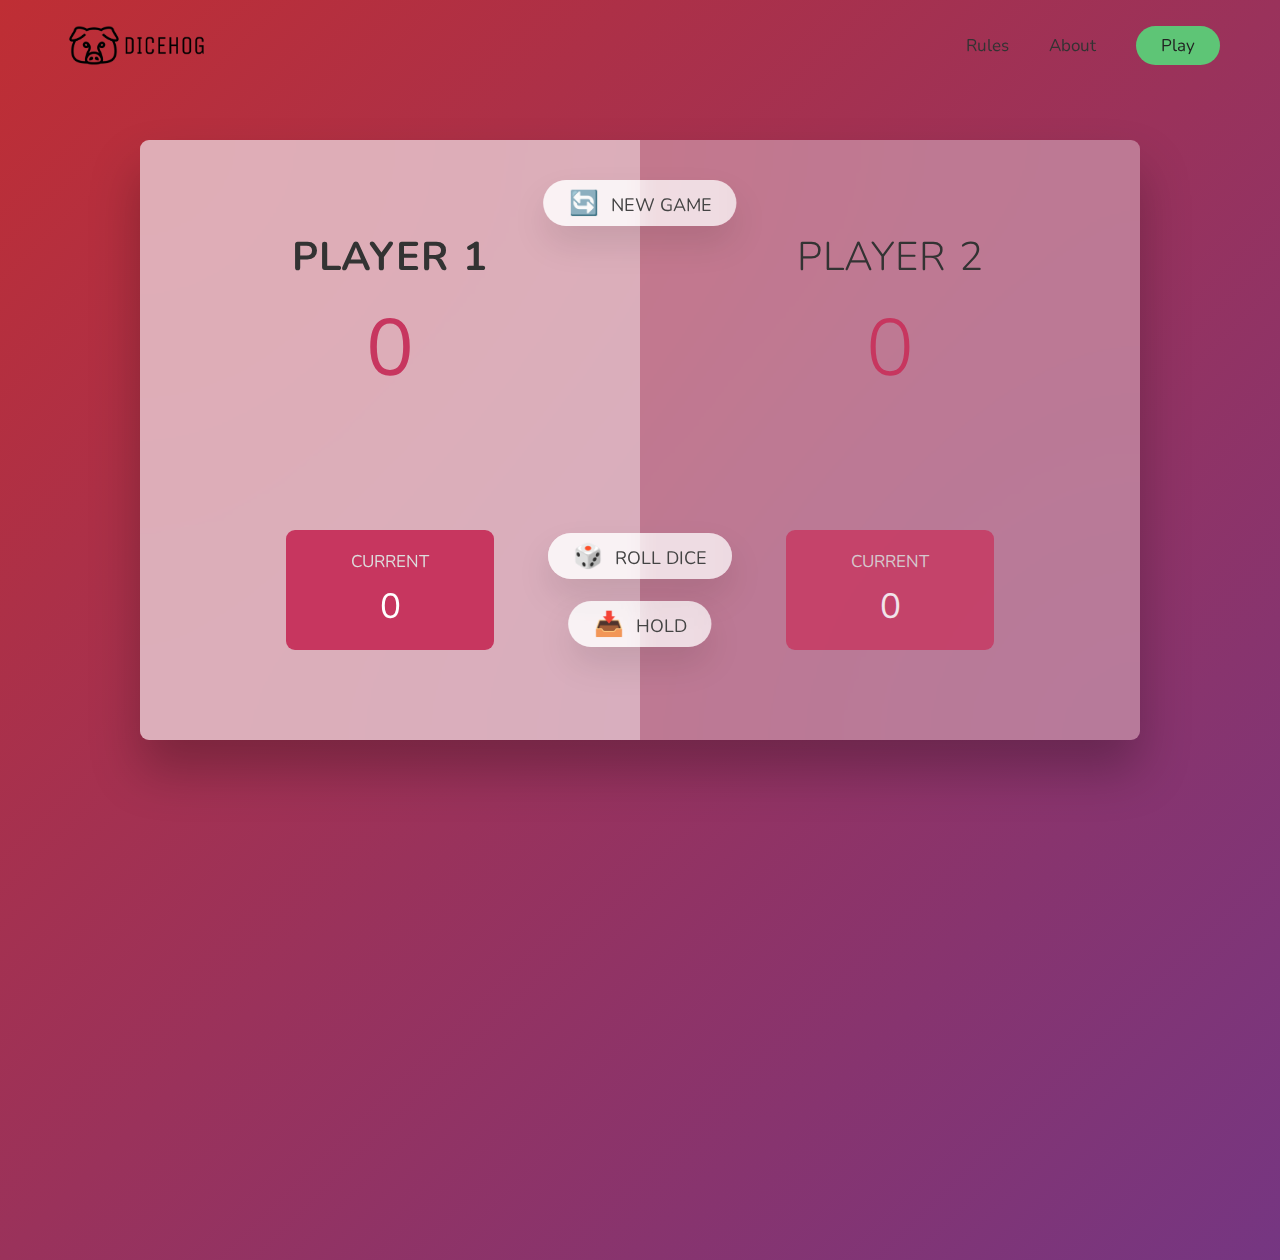
<file: index.html>
<!DOCTYPE html>
<html lang="en">
  <head>
    <meta charset="UTF-8" />
    <meta name="viewport" content="width=device-width, initial-scale=1.0" />
    <meta http-equiv="X-UA-Compatible" content="ie=edge" />
    <link rel="stylesheet" href="style.css" />
    <title>DICEHOG</title>
  </head>
  <body>
    <header>
      <nav class="nav">
        <img
          src="img/logo.png"
          alt="DICEHOG logo"
          class="nav__logo"
          id="logo"
        />
        <ul class="nav__links">
          <li class="nav__item">
            <a class="nav__link" href="rules.html">Rules</a>
          </li>
          <li class="nav__item">
            <a class="nav__link" href="about.html">About</a>
          </li>
          <li class="nav__item">
            <a class="nav__link nav__link--btn" href="index.html">Play</a>
          </li>
        </ul>
      </nav>
    </header>
    <main>
      <content>
        <section class="player player--0 player--active">
          <h2 class="name" id="name--0">Player 1</h2>
          <p class="score" id="score--0">43</p>
          <div class="current">
            <p class="current-label">Current</p>
            <p class="current-score" id="current--0">0</p>
          </div>
        </section>
        <section class="player player--1">
          <h2 class="name" id="name--1">Player 2</h2>
          <p class="score" id="score--1">24</p>
          <div class="current">
            <p class="current-label">Current</p>
            <p class="current-score" id="current--1">0</p>
          </div>
        </section>
        <img src="img/dice-5.png" alt="Playing dice" class="dice hidden" />
        <button class="btn btn--new">🔄 New game</button>
        <button class="btn btn--roll">🎲 Roll dice</button>
        <button class="btn btn--hold">📥 Hold</button>
      </content>
    </main>
    <!-- </fudge> -->
    <script src="js/script.js"></script>
    <script src="js/nav.js"></script>
  </body>
</html>
</file>
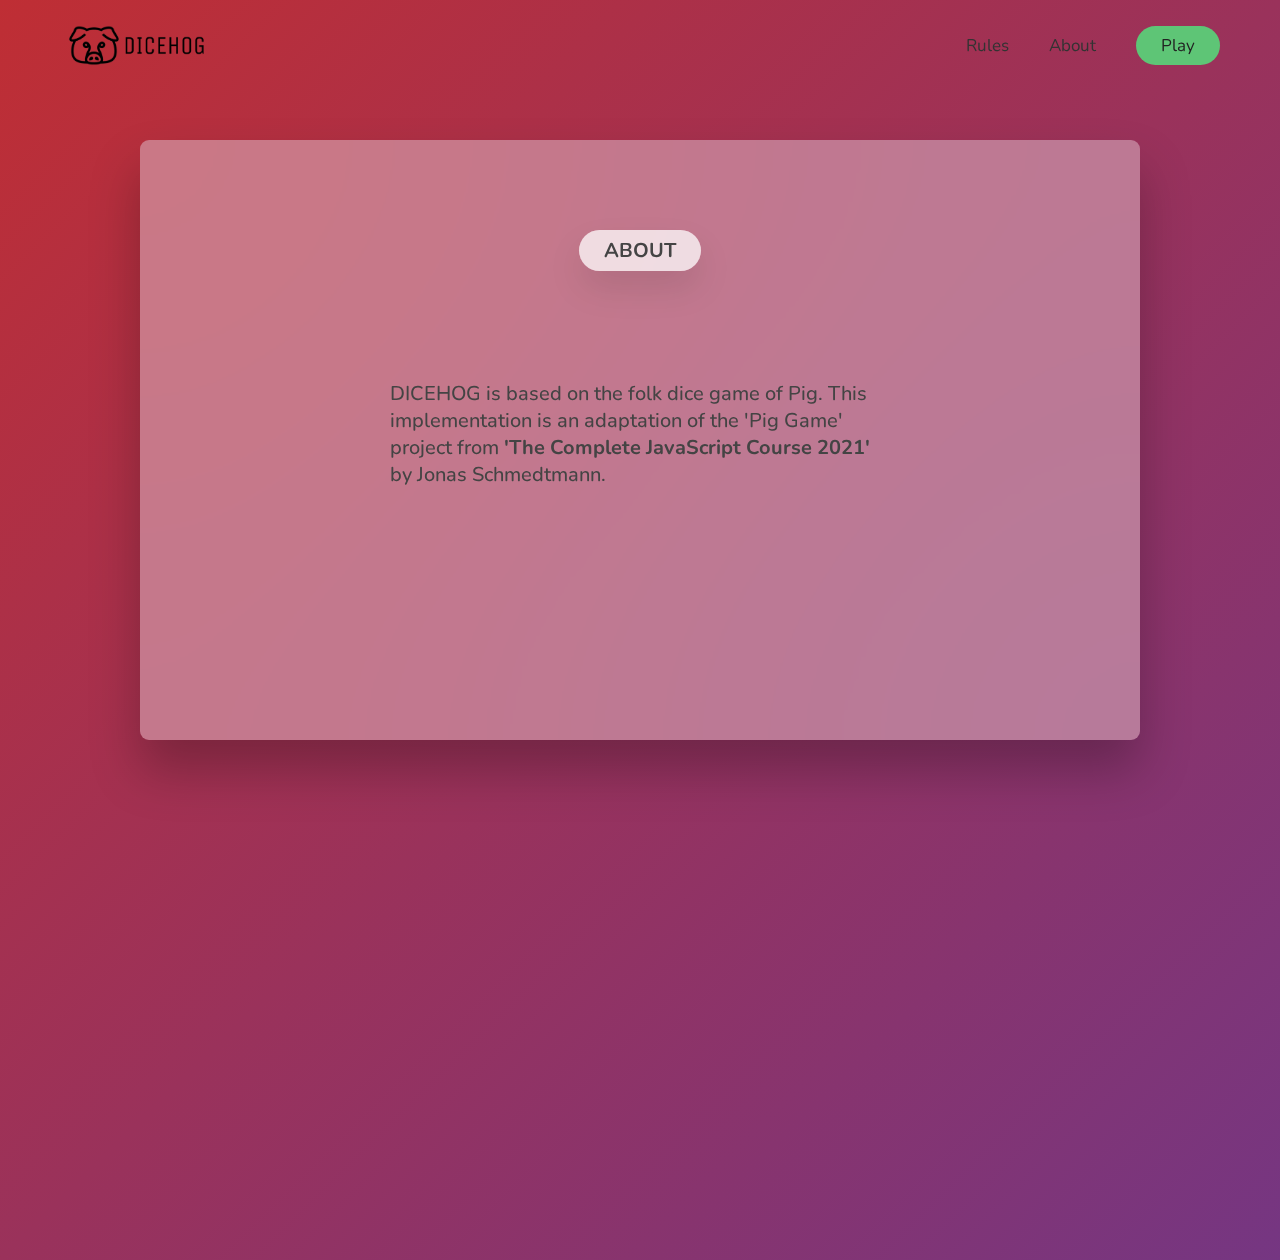
<file: about.html>
<!DOCTYPE html>
<html lang="en">
  <head>
    <meta charset="UTF-8" />
    <meta name="viewport" content="width=device-width, initial-scale=1.0" />
    <meta http-equiv="X-UA-Compatible" content="ie=edge" />
    <link rel="stylesheet" href="style.css" />
    <title>DICEHOG - About</title>
  </head>
  <body>
    <nav class="nav">
      <img src="img/logo.png" alt="Pig logo" class="nav__logo" id="logo" />
      <ul class="nav__links">
        <li class="nav__item">
          <a class="nav__link" href="rules.html">Rules</a>
        </li>
        <li class="nav__item">
          <a class="nav__link" href="about.html">About</a>
        </li>
        <li class="nav__item">
          <a class="nav__link nav__link--btn" href="index.html">Play</a>
        </li>
      </ul>
    </nav>
    <main>
      <content>
        <h2 class="content--label">about</h2>
        <p class="content about">
          DICEHOG is based on the folk dice game of Pig. This implementation is
          an adaptation of the 'Pig Game' project from
          <strong>'The Complete JavaScript Course 2021'</strong> by Jonas
          Schmedtmann.
        </p>
      </content>
    </main>

    <script src="js/nav.js"></script>
  </body>
</html>
</file>
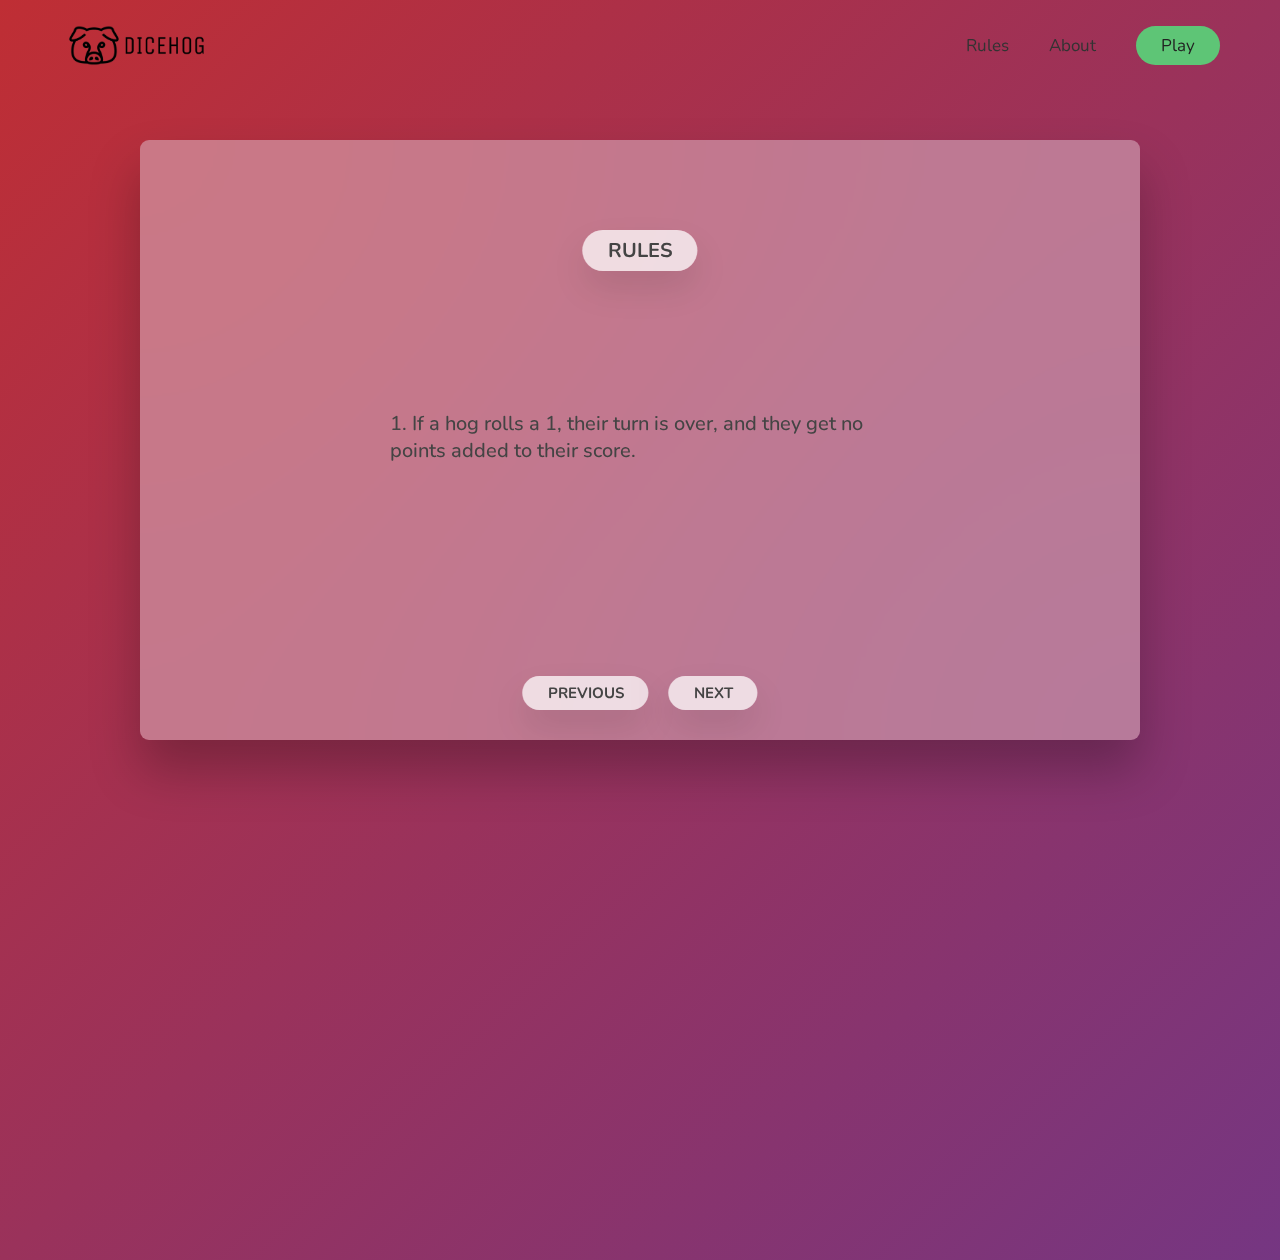
<file: rules.html>
<!DOCTYPE html>
<html lang="en">
  <head>
    <meta charset="UTF-8" />
    <meta name="viewport" content="width=device-width, initial-scale=1.0" />
    <meta http-equiv="X-UA-Compatible" content="ie=edge" />
    <link rel="stylesheet" href="style.css" />
    <title>DICEHOG - Rules</title>
  </head>
  <body>
    <header>
      <nav class="nav">
        <img src="img/logo.png" alt="Pig logo" class="nav__logo" id="logo" />
        <ul class="nav__links">
          <li class="nav__item">
            <a class="nav__link" href="rules.html">Rules</a>
          </li>
          <li class="nav__item">
            <a class="nav__link" href="about.html">About</a>
          </li>
          <li class="nav__item">
            <a class="nav__link nav__link--btn" href="index.html">Play</a>
          </li>
        </ul>
      </nav>
    </header>

    <main>
      <content>
        <h2 class="content--label">rules</h2>
        <p class="content slide slide--0">
          1. If a hog rolls a 1, their turn is over, and they get no points
          added to their score.
        </p>
        <p class="content slide slide--1 hidden">
          2. If a hog rolls any other number, it is added to their current
          score, and they continue to roll.
        </p>
        <p class="content slide slide--2 hidden">
          3. If a hog “holds,” their current points are added to their total
          score and the other hog gets to go.
        </p>
        <p class="content slide slide--3 hidden">
          4. The first hog to earn 100 points wins.
        </p>

        <nav class="rules__nav">
          <ul class="rules__links">
            <li class="rules__item">
              <button class="rules__btn rules__btn--previous">Previous</button>
            </li>
            <li class="rules__item">
              <button class="rules__btn rules__btn--next">Next</button>
            </li>
          </ul>
        </nav>
      </content>
    </main>

    <script src="js/nav.js"></script>
    <script src="js/rules.js"></script>
  </body>
</html>
</file>
<file: style.css>
@import url('https://fonts.googleapis.com/css2?family=Nunito&display=swap');

* {
  margin: 0;
  padding: 0;
  box-sizing: inherit;
}

html {
  font-size: 62.5%;
  box-sizing: border-box;
}

body {
  font-family: 'Nunito', sans-serif;
  font-weight: 400;
  height: 140vh;
  color: #333;
  background-image: linear-gradient(to top left, #753682 0%, #bf2e34 100%);
}

.nav {
  display: flex;
  justify-content: space-between;
  align-items: center;
  height: 9rem;
  width: 100%;
  padding: 0 6rem;
  z-index: 100;
  margin-bottom: 5rem;
}

main {
  display: flex;
  align-items: center;
  justify-content: center;
}

content {
  position: relative;
  width: 100rem;
  height: 60rem;
  background-color: rgba(255, 255, 255, 0.35);
  backdrop-filter: blur(200px);
  filter: blur();
  box-shadow: 0 3rem 5rem rgba(0, 0, 0, 0.25);
  border-radius: 9px;
  overflow: hidden;
  display: flex;
}

.player {
  flex: 50%;
  padding: 9rem;
  display: flex;
  flex-direction: column;
  align-items: center;
  transition: all 0.75s;
}

.nav__logo {
  height: 4.5rem;
  transition: all 0.3s;
}

.nav__links {
  display: flex;
  align-items: center;
  list-style: none;
}

.nav__item {
  margin-left: 4rem;
}

.nav__link:link,
.nav__link:visited {
  font-size: 1.7rem;
  font-weight: 400;
  color: inherit;
  text-decoration: none;
  display: block;
  transition: all 0.3s;
}

.nav__link--btn:link,
.nav__link--btn:visited {
  padding: 0.8rem 2.5rem;
  border-radius: 3rem;
  background-color: #5ec576;
  color: #222;
}

.nav__link--btn:hover,
.nav__link--btn:active {
  color: inherit;
  background-color: #4bbb7d;
  color: #333;
}

/* MAIN */
.name {
  position: relative;
  font-size: 4rem;
  text-transform: uppercase;
  letter-spacing: 1px;
  word-spacing: 2px;
  font-weight: 300;
  margin-bottom: 1rem;
}

.score {
  font-size: 8rem;
  font-weight: 300;
  color: #c7365f;
  margin-bottom: auto;
}

.player--active {
  background-color: rgba(255, 255, 255, 0.4);
}
.player--active .name {
  font-weight: 700;
}
.player--active .score {
  font-weight: 400;
}

.player--active .current {
  opacity: 1;
}

.current {
  background-color: #c7365f;
  opacity: 0.8;
  border-radius: 9px;
  color: #fff;
  width: 65%;
  padding: 2rem;
  text-align: center;
  transition: all 0.75s;
}

.current-label {
  text-transform: uppercase;
  margin-bottom: 1rem;
  font-size: 1.7rem;
  color: #ddd;
}

.current-score {
  font-size: 3.5rem;
}

.btn {
  position: absolute;
  left: 50%;
  transform: translateX(-50%);
  color: #444;
  background: none;
  border: none;
  font-family: inherit;
  font-size: 1.8rem;
  text-transform: uppercase;
  cursor: pointer;
  font-weight: 400;
  transition: all 0.2s;

  background-color: rgba(255, 255, 255, 0.6);
  backdrop-filter: blur(10px);

  padding: 0.7rem 2.5rem;
  border-radius: 50rem;
  box-shadow: 0 1.75rem 3.5rem rgba(0, 0, 0, 0.1);
}

.btn::first-letter {
  font-size: 2.4rem;
  display: inline-block;
  margin-right: 0.7rem;
}

.btn--new {
  top: 4rem;
}
.btn--roll {
  top: 39.3rem;
}
.btn--hold {
  top: 46.1rem;
}

.btn:active {
  transform: translate(-50%, 3px);
  box-shadow: 0 1rem 2rem rgba(0, 0, 0, 0.15);
}

.btn:focus {
  outline: none;
}

.dice {
  position: absolute;
  left: 50%;
  top: 16.5rem;
  transform: translateX(-50%);
  height: 10rem;
  box-shadow: 0 2rem 5rem rgba(0, 0, 0, 0.2);
}

.player--winner {
  background-color: #2f2f2f;
}

.player--winner .name {
  font-weight: 700;
  color: #c7365f;
}

.hidden {
  display: none;
}

.content--label {
  position: absolute;
  left: 50%;
  transform: translateX(-50%);
  top: 15%;
  color: #444;
  background: none;
  border: none;
  font-family: inherit;
  font-size: 2rem;
  text-transform: uppercase;
  font-weight: 700;

  background-color: rgba(255, 255, 255, 0.6);
  backdrop-filter: blur(10px);

  padding: 0.7rem 2.5rem;
  border-radius: 50rem;
  box-shadow: 0 1.75rem 3.5rem rgba(0, 0, 0, 0.1);
}

.content {
  position: absolute;
  left: 50%;
  transform: translateX(-50%);
  color: #444;
  background: none;
  border: none;
  font-family: inherit;
  font-size: 2rem;
  font-weight: 500;
}

.slide {
  top: 45%;
}

.about {
  top: 40%;
}

.rules__nav {
  position: absolute;
  left: 50%;
  transform: translateX(-50%);
  bottom: 5%;
}
.rules__links {
  display: flex;
  align-items: center;
  list-style: none;
  gap: 2rem;
}

.rules__btn {
  color: #444;
  background: none;
  border: none;
  font-family: inherit;
  font-size: 1.5rem;
  text-transform: uppercase;
  cursor: pointer;
  font-weight: 700;
  transition: all 0.2s;

  background-color: rgba(255, 255, 255, 0.6);
  backdrop-filter: blur(10px);

  padding: 0.7rem 2.5rem;
  border-radius: 50rem;
  box-shadow: 0 1.75rem 3.5rem rgba(0, 0, 0, 0.1);
}
.rules__btn--previous:active {
  transform: translate(-3px);
  box-shadow: 0 1rem 2rem rgba(0, 0, 0, 0.15);
}

.rules__btn--next:active {
  transform: translate(3px);
  box-shadow: 0 1rem 2rem rgba(0, 0, 0, 0.15);
}
</file>
